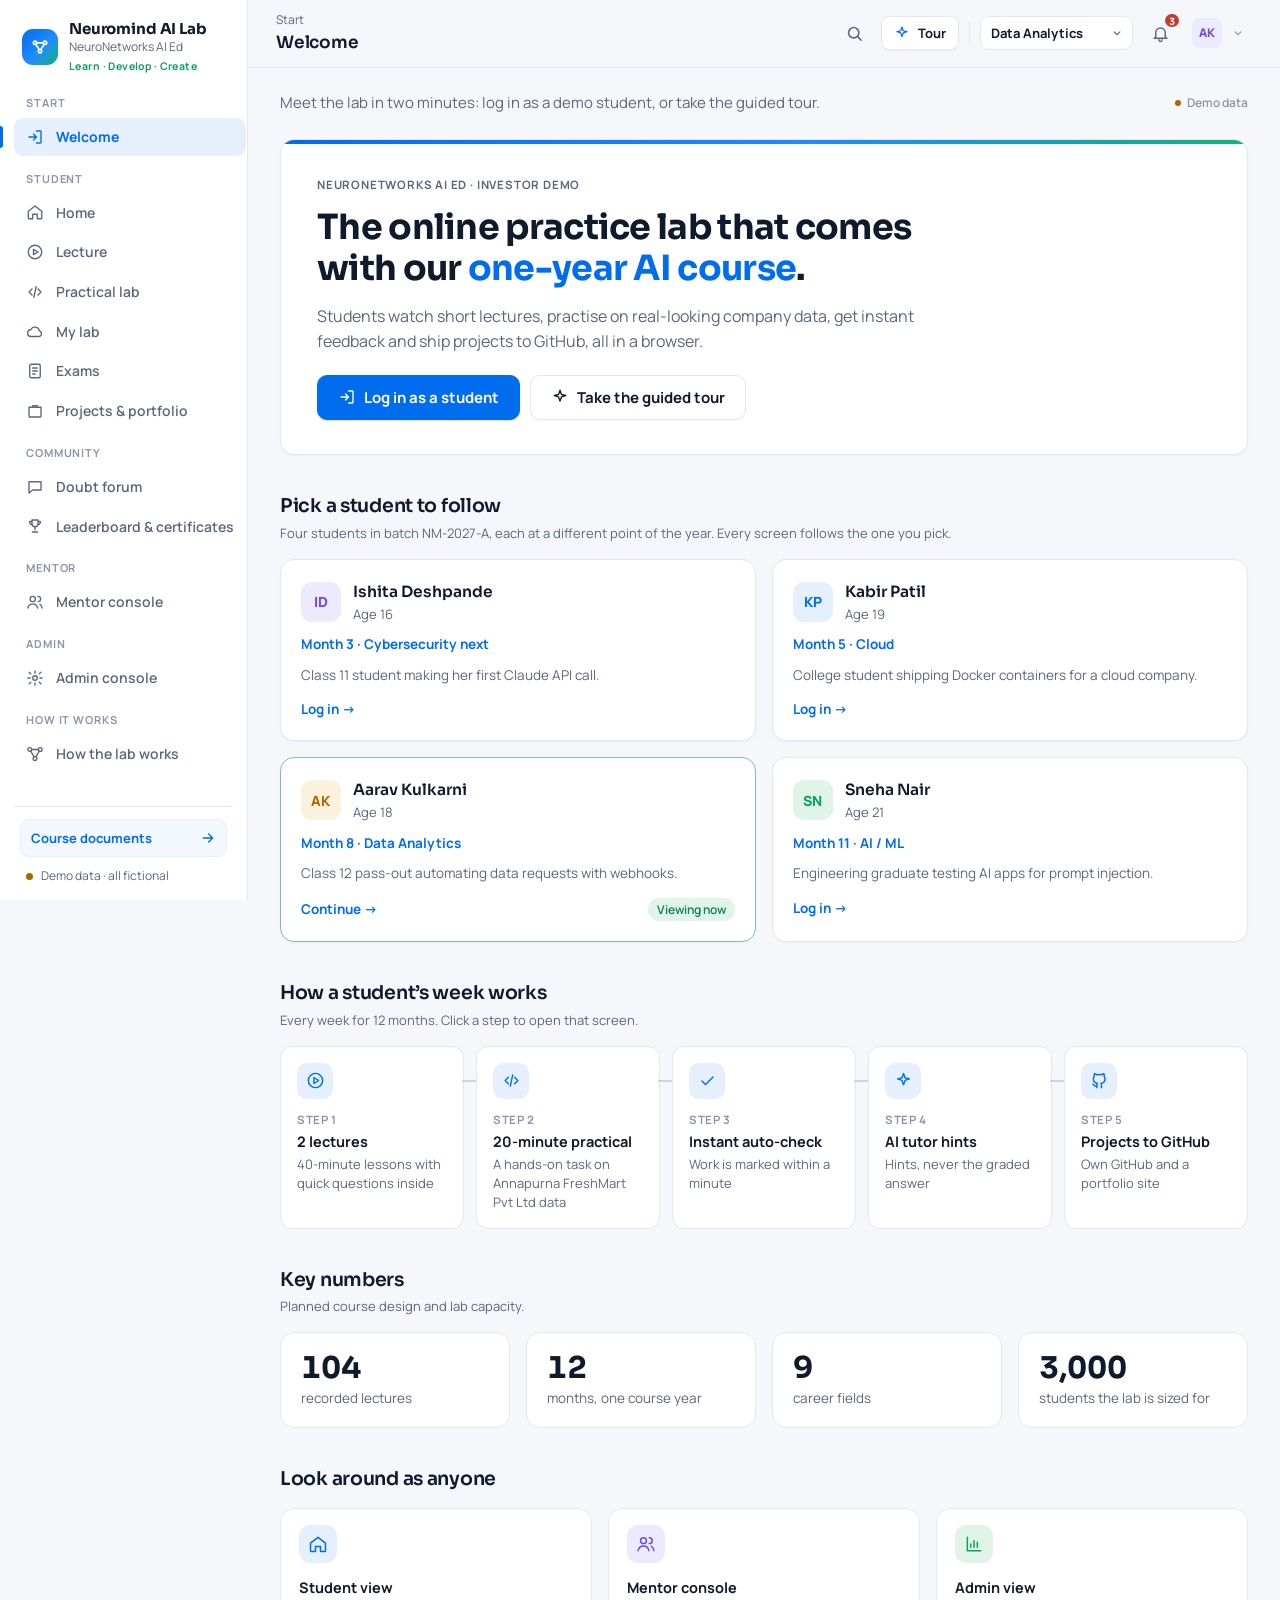
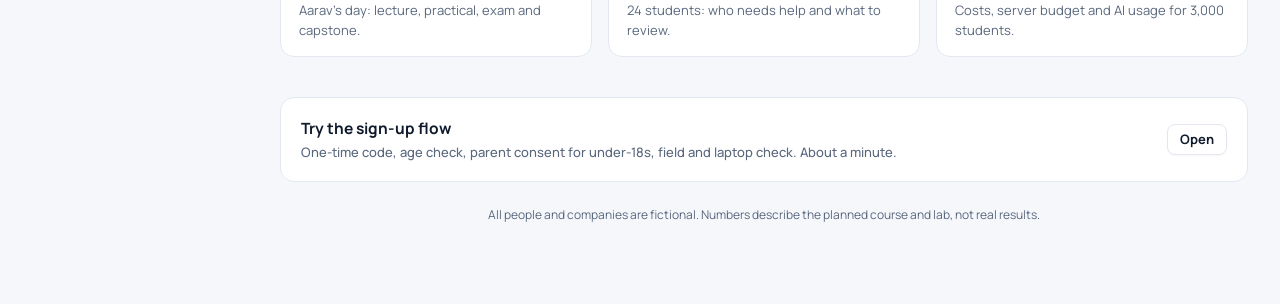
<file: index.html>
<!doctype html>
<html lang="en">
<head>
<meta charset="utf-8">
<meta name="viewport" content="width=device-width,initial-scale=1,viewport-fit=cover">
<meta name="robots" content="noindex,nofollow">
<meta name="description" content="Clickable demo of the Neuromind AI Lab by NeuroNetworks AI Ed. All people, companies and numbers are demo data.">
<meta name="theme-color" content="#006DEE">
<link rel="icon" href="data:image/svg+xml,%3Csvg xmlns=%22http://www.w3.org/2000/svg%22 viewBox=%220 0 24 24%22%3E%3Crect width=%2224%22 height=%2224%22 rx=%226%22 fill=%22%23006DEE%22/%3E%3Cg fill=%22none%22 stroke=%22%23fff%22 stroke-width=%222%22%3E%3Ccircle cx=%226%22 cy=%227%22 r=%222%22/%3E%3Ccircle cx=%2218%22 cy=%227%22 r=%222%22/%3E%3Ccircle cx=%2212%22 cy=%2217%22 r=%222%22/%3E%3Cpath d=%22M8 7h8M7 9l4 6M17 9l-4 6%22/%3E%3C/g%3E%3C/svg%3E">
<style>:root{color-scheme:light}body{margin:0;font:14px system-ui,-apple-system,sans-serif}img{max-width:100%}[hidden]{display:none!important}</style>
<title>Neuromind AI Lab Demo</title>
<link rel="preconnect" href="https://fonts.googleapis.com">
<link rel="preconnect" href="https://fonts.gstatic.com" crossorigin>
<link rel="stylesheet" href="https://fonts.googleapis.com/css2?family=Sora:wght@500;600;700&family=Manrope:wght@400;500;600;700;800&family=JetBrains+Mono:wght@400;500;700&display=swap">
<link rel="stylesheet" href="styles.css">
</head>
<body>

<div class="app" id="app">
  <aside class="side" id="side" aria-label="Main navigation">
    <a class="brand" href="#home" aria-label="Neuromind AI Lab home">
      <div class="brand-mark"><svg viewBox="0 0 24 24" fill="none" stroke="#fff" stroke-width="2" stroke-linecap="round" aria-hidden="true"><circle cx="6" cy="7" r="2"/><circle cx="18" cy="7" r="2"/><circle cx="12" cy="17" r="2"/><path d="M8 7h8M7 9l4 6M17 9l-4 6"/></svg></div>
      <div><b>Neuromind AI Lab</b><small>NeuroNetworks AI Ed</small><small class="tagline">Learn · Develop · Create</small></div>
    </a>
    <nav id="nav" class="side-nav" aria-label="Screens"></nav>
    <div class="side-foot">
      <a class="docs-link" href="docs/">Course documents <svg viewBox="0 0 24 24" fill="none" stroke="currentColor" stroke-width="2" stroke-linecap="round" stroke-linejoin="round" aria-hidden="true"><path d="M5 12h14M13 6l6 6-6 6"/></svg></a>
      <div class="demo-note" title="All people, companies and numbers are fictional"><span class="dot"></span>Demo data · all fictional</div>
    </div>
  </aside>
  <div class="side-backdrop" id="sideBackdrop"></div>
  <div class="main">
    <header class="topbar">
      <div class="top-left">
        <button class="icon-btn menu-btn" id="menuBtn" type="button" aria-label="Open menu" aria-controls="side" aria-expanded="false"><svg viewBox="0 0 24 24" fill="none" stroke="currentColor" stroke-width="2" stroke-linecap="round" aria-hidden="true"><path d="M4 7h16M4 12h16M4 17h16"/></svg></button>
        <div class="crumb"><small id="crumbGroup">Student view</small><strong id="crumbTitle">Home</strong></div>
      </div>
      <div class="top-tools">
        <button class="search-btn" id="searchBtn" type="button" title="Search (Ctrl K)" aria-label="Search screens, lectures and students" aria-keyshortcuts="Control+K Meta+K"><svg viewBox="0 0 24 24" fill="none" stroke="currentColor" stroke-width="2" stroke-linecap="round" aria-hidden="true"><circle cx="11" cy="11" r="6.5"/><path d="M16 16l4.5 4.5"/></svg><span class="lbl">Search</span><kbd id="searchKbd">Ctrl K</kbd></button>
        <button class="btn sm tour-btn" id="tourBtn" type="button" title="Take the guided tour" aria-label="Take the guided tour"><svg viewBox="0 0 24 24" fill="none" stroke="currentColor" stroke-width="1.8" stroke-linecap="round" stroke-linejoin="round" aria-hidden="true"><path d="M12 3l1.9 5.6L19.5 10l-5.6 1.9L12 17.5l-1.9-5.6L4.5 10l5.6-1.4z"/></svg><span class="tb-lbl">Tour</span></button>
        <span class="top-sep" aria-hidden="true"></span>
        <label class="field-pick" for="fieldSel"><span class="fp-lbl">Field</span> <select id="fieldSel" aria-label="Career field" title="Career field"></select></label>
        <button class="icon-btn" id="bellBtn" type="button" aria-label="Notifications" aria-haspopup="dialog" aria-expanded="false"><svg viewBox="0 0 24 24" fill="none" stroke="currentColor" stroke-width="1.8" stroke-linecap="round" stroke-linejoin="round" aria-hidden="true"><path d="M6 16V11a6 6 0 0 1 12 0v5l2 2H4z"/><path d="M10 20a2 2 0 0 0 4 0"/></svg><span class="badge" id="bellCount" hidden>0</span></button>
        <button class="who" id="roleBtn" type="button" aria-label="Switch view" aria-haspopup="menu" aria-expanded="false"><span class="avatar" id="whoAvatar">AK</span><span class="who-tx"><b id="whoName">Student</b><small id="whoRole">Student</small></span><svg class="caret" viewBox="0 0 24 24" fill="none" stroke="currentColor" stroke-width="2" stroke-linecap="round" aria-hidden="true"><path d="M7 10l5 5 5-5"/></svg></button>
      </div>
    </header>
    <main class="view" id="view"></main>
  </div>
</div>

<script src="modules/data.js"></script>
<script src="core.js"></script>
<script src="modules/welcome.js"></script>
<script src="modules/home.js"></script>
<script src="modules/lecture.js"></script>
<script src="modules/practical.js"></script>
<script src="modules/exam.js"></script>
<script src="modules/projects.js"></script>
<script src="modules/mentor.js"></script>
<script src="modules/workspace.js"></script>
<script src="modules/forum.js"></script>
<script src="modules/achievements.js"></script>
<script src="modules/admin.js"></script>
<script src="modules/flowmap.js"></script>
<script>
  if (document.readyState === 'loading') document.addEventListener('DOMContentLoaded', () => NM.boot()); else NM.boot();
</script>

</body>
</html>
</file>
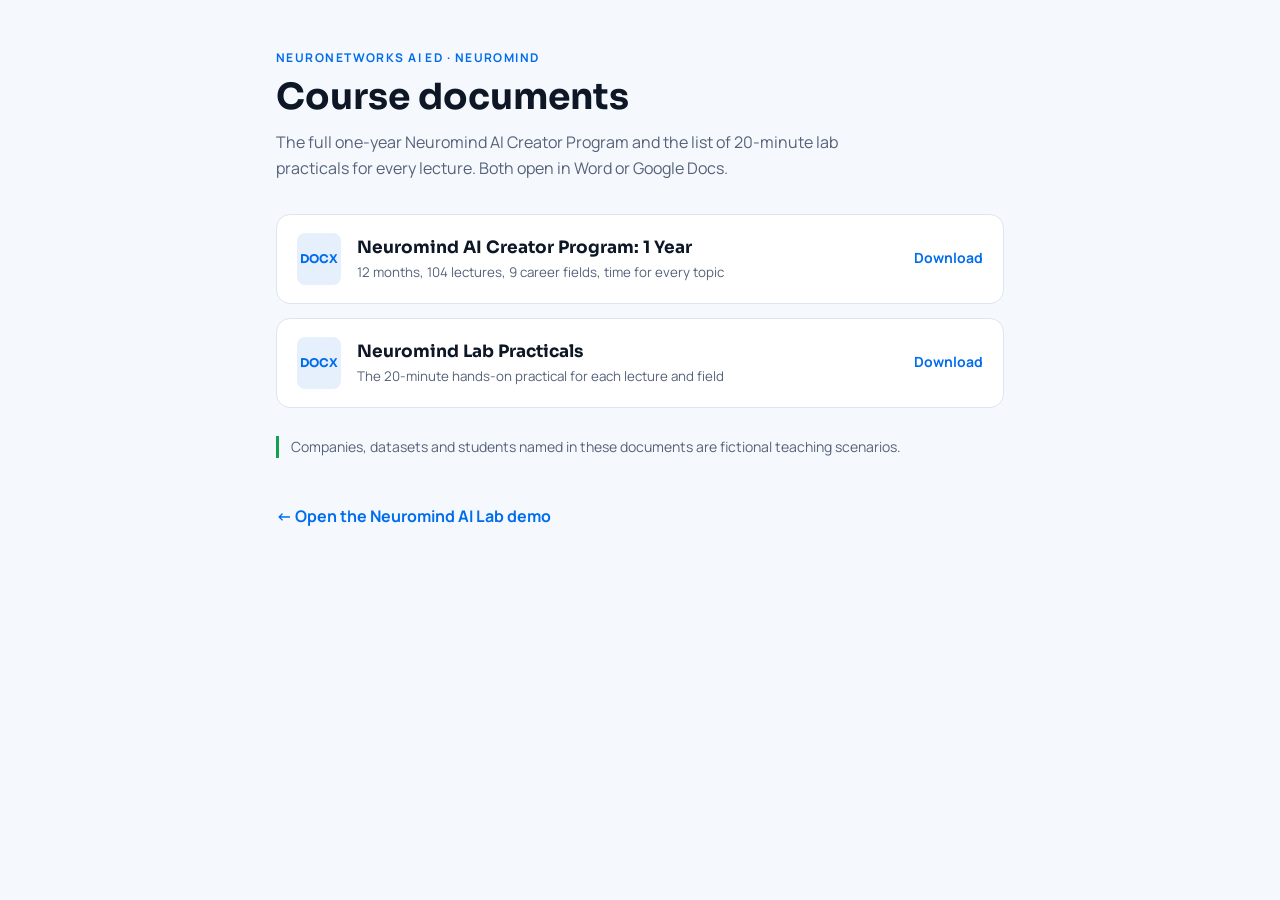
<file: docs/index.html>
<!doctype html>
<html lang="en">
<head>
<meta charset="utf-8">
<meta name="viewport" content="width=device-width,initial-scale=1,viewport-fit=cover">
<meta name="robots" content="noindex,nofollow">
<title>Neuromind Course Documents</title>
<link rel="icon" href="data:image/svg+xml,%3Csvg xmlns=%22http://www.w3.org/2000/svg%22 viewBox=%220 0 24 24%22%3E%3Crect width=%2224%22 height=%2224%22 rx=%226%22 fill=%22%23006DEE%22/%3E%3C/svg%3E">
<link rel="preconnect" href="https://fonts.googleapis.com">
<link rel="stylesheet" href="https://fonts.googleapis.com/css2?family=Sora:wght@600;700&family=Manrope:wght@400;500;700&display=swap">
<style>
:root{--bg:#f5f8fc;--surface:#fff;--fg:#0e1726;--muted:#56627a;--line:#dde5f0;--brand:#006DEE;--brand-soft:#e6f0fd;--green:#12a150;color-scheme:light}
@media (prefers-color-scheme:dark){:root:not([data-theme="light"]){--bg:#0b111c;--surface:#121a28;--fg:#e8eef8;--muted:#9aa8bf;--line:#223047;--brand:#4b9bff;--brand-soft:#132640;--green:#3ccf7f;color-scheme:dark}}
:root[data-theme="dark"]{--bg:#0b111c;--surface:#121a28;--fg:#e8eef8;--muted:#9aa8bf;--line:#223047;--brand:#4b9bff;--brand-soft:#132640;--green:#3ccf7f;color-scheme:dark}
*{box-sizing:border-box}
body{margin:0;background:var(--bg);color:var(--fg);font:16px/1.6 Manrope,system-ui,-apple-system,sans-serif}
.wrap{max-width:760px;margin:0 auto;padding-block:48px 64px;padding-left:max(16px,env(safe-area-inset-left,0px));padding-right:max(16px,env(safe-area-inset-right,0px))}
.eyebrow{font-size:12px;letter-spacing:.12em;text-transform:uppercase;color:var(--brand);font-weight:700}
h1{font-family:Sora,system-ui,sans-serif;font-size:clamp(26px,5vw,36px);line-height:1.2;margin:8px 0 12px;text-wrap:balance}
p.lead{color:var(--muted);margin:0 0 32px;max-width:62ch}
.list{display:grid;gap:14px}
.doc{display:flex;gap:16px;align-items:center;background:var(--surface);border:1px solid var(--line);border-radius:14px;padding:18px 20px;text-decoration:none;color:inherit;transition:border-color .15s}
.doc:hover{border-color:var(--brand)}
.ic{flex:none;width:44px;height:52px;border-radius:8px;background:var(--brand-soft);color:var(--brand);display:grid;place-items:center;font:700 12px Sora,sans-serif}
.doc div{min-width:0}
.doc b{display:block;font-family:Sora,sans-serif;font-size:17px}
.doc small{color:var(--muted);display:block}
.dl{margin-left:auto;flex:none;color:var(--brand);font-weight:700;font-size:14px}
.back{display:inline-block;margin-top:32px;color:var(--brand);font-weight:700;text-decoration:none}
.note{margin-top:28px;font-size:14px;color:var(--muted);border-left:3px solid var(--green);padding-left:12px}
@media (max-width:480px){.dl{display:none}}
</style>
</head>
<body>
<div class="wrap">
  <div class="eyebrow">NeuroNetworks AI Ed · Neuromind</div>
  <h1>Course documents</h1>
  <p class="lead">The full one-year Neuromind AI Creator Program and the list of 20-minute lab practicals for every lecture. Both open in Word or Google Docs.</p>
  <div class="list">
    <a class="doc" href="Neuromind-AI-Creator-Program-1-Year.docx" download>
      <span class="ic">DOCX</span>
      <div><b>Neuromind AI Creator Program: 1 Year</b><small>12 months, 104 lectures, 9 career fields, time for every topic</small></div>
      <span class="dl">Download</span>
    </a>
    <a class="doc" href="Neuromind-Lab-Practicals.docx" download>
      <span class="ic">DOCX</span>
      <div><b>Neuromind Lab Practicals</b><small>The 20-minute hands-on practical for each lecture and field</small></div>
      <span class="dl">Download</span>
    </a>
  </div>
  <p class="note">Companies, datasets and students named in these documents are fictional teaching scenarios.</p>
  <a class="back" href="../">&larr; Open the Neuromind AI Lab demo</a>
</div>
</body>
</html>
</file>
<file: styles.css>
/* Neuromind AI Lab demo — shared design system.
   Layout: app shell — left nav (off-canvas drawer on tablet/phone), a quiet top bar (search, tour, field, notifications, profile), one working view at a time.
   Brand: NeuroNetworks AI Ed blue (#006DEE) with a green accent, cool blue-tinted neutrals. Light theme only.
   Tokens and class names are only ever added, never renamed: every screen module depends on them. */
:root {
  --bg: #F5F7FB; --surface: #FFFFFF; --surface-2: #F1F4F9; --surface-3: #E7ECF4; --line: #E3E8F0; --line-strong: #CCD5E3;
  --fg: #0F1A2C; --muted: #59677D; --faint: #8A96AA;
  --brand: #006DEE; --brand-strong: #0057C2; --brand-soft: #E6F0FD; --brand-softer: #F3F8FE; --on-brand: #FFFFFF;
  --green: #0E9F63; --green-strong: #0A8150; --green-soft: #E0F4EA; --amber: #A86700; --amber-soft: #FBF1DD; --red: #C8392F; --red-soft: #FCE6E3;
  --violet: #6A4CE0; --violet-soft: #EEEAFD;
  --code-bg: #F6F8FC; --code-fg: #1A2B45; --code-muted: #6E7D93; --code-key: #0057C2; --code-str: #0A7A4B; --code-num: #A35C00;
  --brand-grad: linear-gradient(135deg, #006DEE 0%, #1F8BFF 55%, #12B37A 100%);
  --ring: color-mix(in srgb, var(--brand) 30%, transparent);
  --backdrop: rgba(15, 26, 44, .38);
  --shadow-xs: 0 1px 2px rgba(15, 30, 55, .04);
  --shadow: 0 1px 2px rgba(15, 30, 55, .03), 0 4px 16px rgba(15, 30, 55, .05);
  --shadow-lg: 0 2px 6px rgba(15, 30, 55, .05), 0 18px 44px rgba(15, 30, 55, .13);
  --radius: 14px; --radius-sm: 9px; --radius-lg: 18px; --radius-pill: 999px;
  --ease: cubic-bezier(.2, .7, .2, 1);
  --side-w: 248px;
  /* Spacing scale (use for gaps and padding) */
  --sp-1: 4px; --sp-2: 8px; --sp-3: 12px; --sp-4: 16px; --sp-5: 20px; --sp-6: 24px; --sp-7: 32px; --sp-8: 40px;
  --card-pad: 22px; --section-gap: 28px;
  /* Type scale */
  --fs-body: 15px; --fs-label: 13px; --fs-tiny: 12px;
  --display: "Sora", "Manrope", system-ui, sans-serif; --body: "Manrope", system-ui, -apple-system, "Segoe UI", sans-serif;
  --mono: "JetBrains Mono", ui-monospace, "SFMono-Regular", Menlo, Consolas, monospace;
}
:root { color-scheme: light }   /* Light theme only, by design: one calm, readable look for every viewer. */

* { box-sizing: border-box }
html, body { height: 100% }
body { margin: 0; background: var(--bg); color: var(--fg); font-family: var(--body); font-size: var(--fs-body); line-height: 1.55; -webkit-font-smoothing: antialiased; -moz-osx-font-smoothing: grayscale; text-rendering: optimizeLegibility }
h1, h2, h3, h4 { font-family: var(--display); line-height: 1.25; margin: 0; text-wrap: balance; letter-spacing: -.015em; font-weight: 600 }
h1 { font-size: 26px; font-weight: 700 } h2 { font-size: 19px } h3 { font-size: 16px } h4 { font-size: 14.5px }
p { margin: 0 }
a { color: var(--brand); text-underline-offset: 2px }
button, input, select, textarea { font: inherit; color: inherit }
:focus-visible { outline: 2px solid var(--brand); outline-offset: 2px; border-radius: 4px }
::selection { background: var(--brand-soft) }
code, kbd, pre { font-family: var(--mono); font-size: 13px }
kbd { font-size: 11px; font-weight: 600; padding: 1px 6px; border: 1px solid var(--line); border-bottom-width: 2px; border-radius: 5px; background: var(--surface); color: var(--muted) }
.num { font-variant-numeric: tabular-nums }
.sr-only { position: absolute; width: 1px; height: 1px; overflow: hidden; clip: rect(0 0 0 0); white-space: nowrap }

/* ---------- App shell ---------- */
.app { display: grid; grid-template-columns: var(--side-w) minmax(0, 1fr); min-height: 100% }
.side { background: var(--surface); border-right: 1px solid var(--line); padding: 18px 14px 14px; display: flex; flex-direction: column; gap: 18px; position: sticky; top: 0; height: 100vh; height: 100dvh; overflow-y: auto; z-index: 30; scrollbar-width: thin }
.brand { display: flex; align-items: center; gap: 11px; padding: 2px 8px; text-decoration: none; color: inherit; min-width: 0 }
.brand-mark { width: 36px; height: 36px; border-radius: 11px; background: var(--brand-grad); display: grid; place-items: center; flex: none }
.brand-mark svg { width: 20px; height: 20px }
.brand b { font-family: var(--display); font-size: 15px; font-weight: 700; display: block; line-height: 1.2; letter-spacing: -.01em }
.brand small { color: var(--muted); font-size: 12px; display: block }
.brand .tagline { color: var(--green); font-weight: 700; font-size: 10.5px; letter-spacing: .04em; margin-top: 1px }
.side-nav { display: grid; gap: 14px; align-content: start }
.nav-group { display: grid; gap: 2px }
.nav-group > span { font-size: 11px; font-weight: 700; letter-spacing: .08em; text-transform: uppercase; color: var(--faint); padding: 0 12px 5px }
.nav-btn { position: relative; display: flex; align-items: center; gap: 12px; width: 100%; text-align: left; background: none; border: 0; border-radius: var(--radius-sm); padding: 8px 12px; cursor: pointer; color: var(--muted); font-weight: 600; font-size: 14px; transition: background .15s, color .15s }
.nav-btn svg { width: 18px; height: 18px; flex: none; transition: color .15s }
.nav-btn span { min-width: 0; overflow: hidden; text-overflow: ellipsis; white-space: nowrap }
.nav-btn:hover { background: var(--surface-2); color: var(--fg) }
.nav-btn:active { background: var(--surface-3) }
.nav-btn[aria-current="page"] { background: var(--brand-soft); color: var(--brand); font-weight: 700 }
.nav-btn[aria-current="page"]::before { content: ""; position: absolute; left: -14px; top: 8px; bottom: 8px; width: 3px; border-radius: 0 3px 3px 0; background: var(--brand) }
.side-foot { margin-top: auto; font-size: 12px; color: var(--faint); padding: 12px 6px 0; border-top: 1px solid var(--line); display: grid; gap: 10px }
.side-foot .docs-link { display: flex; align-items: center; justify-content: space-between; gap: 8px; color: var(--brand); font-weight: 700; font-size: 13px; text-decoration: none; padding: 8px 10px; border-radius: var(--radius-sm); background: var(--brand-softer); border: 1px solid var(--brand-soft) }
.side-foot .docs-link:hover { background: var(--brand-soft) }
.side-foot .docs-link svg { width: 16px; height: 16px }
.side-foot .demo-note { display: flex; align-items: center; gap: 8px; padding: 0 6px; font-size: 12px; color: var(--muted) }
.side-foot .demo-note .dot { color: var(--amber); width: 7px; height: 7px }
.side-backdrop { display: none }

.main { min-width: 0; display: flex; flex-direction: column }
.topbar { position: sticky; top: 0; z-index: 20; background: color-mix(in srgb, var(--bg) 86%, transparent); -webkit-backdrop-filter: saturate(1.4) blur(12px); backdrop-filter: saturate(1.4) blur(12px);
  border-bottom: 1px solid var(--line); display: flex; flex-wrap: wrap; align-items: center; gap: 10px 16px; justify-content: space-between; min-height: 64px;
  padding-block: calc(11px + env(safe-area-inset-top, 0px)) 11px; padding-left: max(28px, env(safe-area-inset-left, 0px)); padding-right: max(28px, env(safe-area-inset-right, 0px)) }
.top-left { display: flex; align-items: center; gap: 10px; min-width: 0; flex: 1 1 200px }
.crumb { display: flex; flex-direction: column; min-width: 0 }
.crumb small { color: var(--muted); font-size: 12px; white-space: nowrap; overflow: hidden; text-overflow: ellipsis }
.crumb strong { font-family: var(--display); font-size: 17px; font-weight: 600; letter-spacing: -.01em; white-space: nowrap; overflow: hidden; text-overflow: ellipsis }
.top-tools { display: flex; align-items: center; gap: 8px; flex-wrap: nowrap; justify-content: flex-end; min-width: 0 }
.icon-btn { position: relative; width: 38px; height: 38px; display: inline-grid; place-items: center; border-radius: 10px; border: 1px solid transparent; background: transparent; color: var(--muted); cursor: pointer; flex: none; transition: border-color .15s, color .15s, background .15s }
.icon-btn svg { width: 19px; height: 19px }
.icon-btn:hover, .icon-btn[aria-expanded="true"] { color: var(--brand); background: var(--surface); border-color: var(--line) }
.menu-btn { display: none }
.badge { position: absolute; top: -3px; right: -3px; min-width: 17px; height: 17px; padding: 0 4px; border-radius: 99px; background: var(--red); color: #fff; font-size: 10px; font-weight: 800; display: grid; place-items: center; border: 2px solid var(--bg); font-variant-numeric: tabular-nums }
/* Search is an icon button; Ctrl K / Cmd K and "/" still open it. */
.search-btn { position: relative; width: 38px; height: 38px; display: inline-grid; place-items: center; padding: 0; border-radius: 10px; border: 1px solid transparent; background: transparent; color: var(--muted); cursor: pointer; flex: none; transition: border-color .15s, color .15s, background .15s }
.search-btn svg { width: 19px; height: 19px; color: currentColor }
.search-btn .lbl, .search-btn kbd { display: none }
.search-btn:hover { color: var(--brand); background: var(--surface); border-color: var(--line) }
.tour-btn { height: 34px; padding: 0 12px; font-size: 13px; box-shadow: none }
.tour-btn svg { width: 15px; height: 15px; color: var(--brand) }
.top-sep { width: 1px; height: 22px; background: var(--line); flex: none; margin: 0 2px }
.field-pick { display: flex; align-items: center; gap: 6px; background: transparent; border: 0; height: 38px; padding: 0; font-size: 12.5px; color: var(--muted); font-weight: 600; min-width: 0 }
.field-pick .fp-lbl { white-space: nowrap }
.field-pick select { border: 1px solid var(--line); background-color: var(--surface); color: var(--fg); font-weight: 700; border-radius: 9px; padding: 6px 28px 6px 10px; cursor: pointer; max-width: 170px; font-size: 13px; height: 34px;
  -webkit-appearance: none; appearance: none; background-image: url("data:image/svg+xml,%3Csvg xmlns='http://www.w3.org/2000/svg' viewBox='0 0 24 24' fill='none' stroke='%2359677D' stroke-width='2' stroke-linecap='round'%3E%3Cpath d='M7 10l5 5 5-5'/%3E%3C/svg%3E"); background-repeat: no-repeat; background-position: right 8px center; background-size: 14px; text-overflow: ellipsis }
.field-pick select:hover { border-color: var(--line-strong) }
.field-pick:focus-within select { border-color: var(--brand); box-shadow: 0 0 0 3px var(--ring) }
.who { display: flex; align-items: center; gap: 9px; font-size: 13px; background: transparent; border: 1px solid transparent; border-radius: 10px; height: 40px; padding: 0 6px 0 4px; cursor: pointer; min-width: 0; transition: border-color .15s, background .15s }
.who:hover, .who[aria-expanded="true"] { border-color: var(--line); background: var(--surface) }
.who .who-tx { display: grid; line-height: 1.2; text-align: left; min-width: 0 }
.who .who-tx b, .who #whoName { font-weight: 700; font-size: 13px; white-space: nowrap; overflow: hidden; text-overflow: ellipsis; max-width: 140px }
.who .who-tx small { font-size: 11.5px; color: var(--muted) }
.who .caret { width: 14px; height: 14px; color: var(--faint) }
.avatar { width: 30px; height: 30px; border-radius: 8px; background: var(--violet-soft); color: var(--violet); display: grid; place-items: center; font-weight: 800; font-size: 12px; flex: none; letter-spacing: .02em }
.avatar.role-mentor { background: var(--green-soft); color: var(--green) }
.avatar.role-admin { background: var(--amber-soft); color: var(--amber) }
.view { padding-block: 28px 80px; padding-left: max(32px, env(safe-area-inset-left, 0px)); padding-right: max(32px, env(safe-area-inset-right, 0px)); display: grid; gap: var(--section-gap); align-content: start; min-width: 0; width: 100%; max-width: 1440px; margin-inline: auto }
.view > * { animation: nm-view .32s var(--ease) backwards }
@keyframes nm-view { from { opacity: 0; transform: translateY(6px) } }
/* Small "Demo data" marker. Show it once per screen. */
.demo-tag { display: inline-flex; align-items: center; gap: 6px; font-size: 11.5px; font-weight: 700; letter-spacing: .02em; color: var(--amber); background: var(--amber-soft); padding: 2px 9px; border-radius: 99px; white-space: nowrap }

/* Popovers from the top bar (positioned by core) */
.pop { position: fixed; z-index: 60; width: 340px; max-width: calc(100vw - 24px); background: var(--surface); border: 1px solid var(--line); border-radius: var(--radius); box-shadow: var(--shadow-lg); padding: 8px; display: grid; gap: 2px; animation: nm-pop .16s var(--ease) }
@keyframes nm-pop { from { opacity: 0; transform: translateY(-4px) scale(.98) } }
.pop-head { display: flex; align-items: center; justify-content: space-between; gap: 8px; padding: 8px 10px 6px }
.pop-head b { font-family: var(--display); font-size: 14px; font-weight: 600 }
.pop-item { display: flex; align-items: center; gap: 10px; width: 100%; text-align: left; background: none; border: 0; padding: 9px 10px; border-radius: var(--radius-sm); cursor: pointer; font-size: 13.5px; color: var(--fg); min-width: 0 }
.pop-item:hover, .pop-item:focus-visible { background: var(--surface-2); outline: none }
.pop-item svg { width: 17px; height: 17px; color: var(--muted); flex: none }
.pop-item .tx { flex: 1; min-width: 0; display: grid }
.pop-item .tx small { color: var(--muted); font-size: 12px; white-space: nowrap; overflow: hidden; text-overflow: ellipsis }
.pop-item[aria-checked="true"] { color: var(--brand); font-weight: 700 }
.pop-item[aria-checked="true"] svg { color: var(--brand) }
.pop-item .tick { margin-left: auto; color: var(--brand) }
.pop-sep { height: 1px; background: var(--line); margin: 6px 6px }
.notif-list { max-height: min(420px, 60vh); overflow-y: auto; display: grid; gap: 2px }
.notif { display: grid; grid-template-columns: 10px minmax(0, 1fr); gap: 10px; text-align: left; background: none; border: 0; border-radius: var(--radius-sm); padding: 10px; cursor: pointer; width: 100% }
.notif:hover { background: var(--surface-2) }
.notif .nd { width: 8px; height: 8px; border-radius: 50%; margin-top: 6px; background: transparent }
.notif.unread .nd { background: var(--brand) }
.notif b { font-size: 13.5px; display: block; line-height: 1.35 }
.notif.unread b { font-weight: 700 }
.notif:not(.unread) b { font-weight: 600; color: var(--muted) }
.notif p { font-size: 12.5px; color: var(--muted); margin-top: 2px; line-height: 1.45; display: -webkit-box; -webkit-line-clamp: 2; -webkit-box-orient: vertical; overflow: hidden }
.notif time { font-size: 11px; color: var(--faint); display: block; margin-top: 3px }

/* Command palette */
.cmdk-back { position: fixed; inset: 0; background: var(--backdrop); z-index: 70; display: flex; justify-content: center; align-items: flex-start; padding: max(10vh, 16px) 16px 16px; animation: nm-fade .15s ease }
.cmdk { width: 100%; max-width: 620px; background: var(--surface); border: 1px solid var(--line); border-radius: var(--radius-lg); box-shadow: var(--shadow-lg); overflow: hidden; display: flex; flex-direction: column; max-height: min(560px, 80vh); animation: nm-rise .2s var(--ease) }
.cmdk-in { display: flex; align-items: center; gap: 10px; padding: 14px 16px; border-bottom: 1px solid var(--line) }
.cmdk-in svg { width: 19px; height: 19px; color: var(--muted); flex: none }
.cmdk-in input { flex: 1; min-width: 0; border: 0; background: none; font-size: 16px; outline: none; color: var(--fg) }
.cmdk-in input::placeholder { color: var(--faint) }
.cmdk-list { overflow-y: auto; padding: 6px; flex: 1; min-height: 0 }
.cmdk-group { font-size: 11px; font-weight: 700; letter-spacing: .08em; text-transform: uppercase; color: var(--faint); padding: 10px 10px 4px }
.cmdk-item { display: flex; align-items: center; gap: 11px; width: 100%; text-align: left; border: 0; background: none; border-radius: var(--radius-sm); padding: 9px 10px; cursor: pointer; min-width: 0 }
.cmdk-item .ci { width: 30px; height: 30px; border-radius: 8px; background: var(--surface-2); color: var(--muted); display: grid; place-items: center; flex: none }
.cmdk-item .ci svg { width: 16px; height: 16px }
.cmdk-item .tx { flex: 1; min-width: 0; display: grid }
.cmdk-item .tx b { font-size: 14px; font-weight: 600; white-space: nowrap; overflow: hidden; text-overflow: ellipsis }
.cmdk-item .tx small { font-size: 12px; color: var(--muted); white-space: nowrap; overflow: hidden; text-overflow: ellipsis }
.cmdk-item .go { font-size: 11.5px; color: var(--faint); flex: none }
.cmdk-item[aria-selected="true"] { background: var(--brand-soft) }
.cmdk-item[aria-selected="true"] .ci { background: var(--brand); color: var(--on-brand) }
.cmdk-item[aria-selected="true"] .go { color: var(--brand) }
.cmdk-foot { display: flex; gap: 14px; flex-wrap: wrap; padding: 9px 16px; border-top: 1px solid var(--line); font-size: 12px; color: var(--faint); background: var(--surface-2) }
.cmdk-foot span { display: inline-flex; gap: 5px; align-items: center }

/* Guided tour */
.tour-layer { position: fixed; inset: 0; z-index: 80 }
.tour-spot { position: fixed; border-radius: 12px; box-shadow: 0 0 0 9999px var(--backdrop), 0 0 0 2px var(--brand); pointer-events: none; transition: top .3s var(--ease), left .3s var(--ease), width .3s var(--ease), height .3s var(--ease); z-index: 81 }
.tour-spot.none { top: 50% !important; left: 50% !important; width: 0 !important; height: 0 !important; box-shadow: 0 0 0 9999px var(--backdrop) }
.tour-bubble { position: fixed; z-index: 82; width: 360px; max-width: calc(100vw - 24px); background: var(--surface); color: var(--fg); border: 1px solid var(--line); border-radius: var(--radius); box-shadow: var(--shadow-lg); padding: 18px 18px 16px; display: grid; gap: 10px; transition: top .3s var(--ease), left .3s var(--ease) }
.tour-bubble .tb-top { display: flex; align-items: center; justify-content: space-between; gap: 10px }
.tour-bubble .tb-step { font-size: 11.5px; font-weight: 700; letter-spacing: .06em; text-transform: uppercase; color: var(--brand) }
.tour-bubble h3 { font-size: 16.5px }
.tour-bubble p { font-size: 14px; color: var(--muted); line-height: 1.55 }
.tour-bubble .tb-dots { display: flex; gap: 4px; flex-wrap: wrap }
.tour-bubble .tb-dots i { width: 6px; height: 6px; border-radius: 50%; background: var(--line-strong) }
.tour-bubble .tb-dots i.on { background: var(--brand); width: 16px; border-radius: 99px }
.tour-bubble .tb-acts { display: flex; align-items: center; justify-content: space-between; gap: 8px; flex-wrap: wrap; margin-top: 2px }
.tour-bubble .tb-acts .row { gap: 8px }

/* ---------- Shared components (modules use these) ---------- */
.card { background: var(--surface); border: 1px solid var(--line); border-radius: var(--radius); padding: var(--card-pad); min-width: 0; box-shadow: var(--shadow-xs) }
.card.flat { box-shadow: none } .card.raised { box-shadow: var(--shadow) }
.card-head { display: flex; justify-content: space-between; align-items: start; gap: 12px; margin-bottom: 16px; flex-wrap: wrap }
.card-head > * { min-width: 0 }
.card-head h2, .card-head h3 { line-height: 1.3 }
.eyebrow { font-size: 11.5px; font-weight: 700; letter-spacing: .07em; text-transform: uppercase; color: var(--muted) }
.muted { color: var(--muted) } .small { font-size: var(--fs-label) } .tiny { font-size: var(--fs-tiny) }
.row { display: flex; gap: 12px; align-items: center; flex-wrap: wrap }
.stack { display: grid; gap: 14px }
.grid-2 { display: grid; grid-template-columns: repeat(2, minmax(0, 1fr)); gap: 20px }
.grid-3 { display: grid; grid-template-columns: repeat(3, minmax(0, 1fr)); gap: 20px }
.grid-4 { display: grid; grid-template-columns: repeat(4, minmax(0, 1fr)); gap: 16px }
.btn { display: inline-flex; align-items: center; justify-content: center; gap: 8px; border: 1px solid var(--line); background: var(--surface); color: var(--fg); border-radius: var(--radius-sm); padding: 9px 16px; font-weight: 700; font-size: 14px; line-height: 1.3; cursor: pointer; white-space: nowrap; box-shadow: var(--shadow-xs); transition: background .15s, border-color .15s, color .15s, box-shadow .15s, transform .1s; text-decoration: none }
.btn:hover { border-color: color-mix(in srgb, var(--brand) 40%, var(--line)); color: var(--brand); background: var(--brand-softer) }
.btn:active { transform: translateY(1px) }
.btn:focus-visible { outline: none; box-shadow: 0 0 0 3px var(--ring); border-color: var(--brand) }
.btn.primary { background: var(--brand); border-color: var(--brand); color: var(--on-brand); box-shadow: 0 1px 2px rgba(0, 40, 100, .14) }
.btn.primary:hover { background: var(--brand-strong); border-color: var(--brand-strong); color: var(--on-brand) }
.btn.success { background: var(--green); border-color: var(--green); color: #fff }
.btn.success:hover { background: var(--green-strong); border-color: var(--green-strong); color: #fff }
.btn.ghost { background: transparent; border-color: transparent; box-shadow: none }
.btn.ghost:hover { background: var(--surface-2); border-color: transparent }
.btn.sm { padding: 6px 12px; font-size: 13px; border-radius: 8px }
.btn:disabled, .btn[aria-disabled="true"] { opacity: .5; cursor: not-allowed; transform: none }
.btn svg { width: 16px; height: 16px; flex: none }
/* Pills: small, quiet status labels. Max one per item. */
.pill { display: inline-flex; align-items: center; gap: 6px; font-size: 12px; font-weight: 600; padding: 2px 9px; border-radius: 99px; background: var(--surface-2); color: var(--muted); white-space: nowrap; line-height: 1.6 }
.pill svg { width: 13px; height: 13px }
.pill .dot { width: 6px; height: 6px }
.pill.blue { background: var(--brand-soft); color: var(--brand) } .pill.green { background: var(--green-soft); color: var(--green-strong) }
.pill.amber { background: var(--amber-soft); color: var(--amber) } .pill.red { background: var(--red-soft); color: var(--red) }
.pill.violet { background: var(--violet-soft); color: var(--violet) }
.dot { width: 8px; height: 8px; border-radius: 50%; background: currentColor; display: inline-block; flex: none }
.progress { height: 6px; background: var(--surface-3); border-radius: 99px; overflow: hidden }
.progress > i { display: block; height: 100%; background: var(--brand); border-radius: inherit; transition: width .6s var(--ease) }
.progress.green > i { background: var(--green) }
.stat { display: grid; gap: 2px; min-width: 0 }
.stat b { font-family: var(--display); font-size: 24px; font-weight: 700; letter-spacing: -.02em; font-variant-numeric: tabular-nums; line-height: 1.2 }
.stat span { color: var(--muted); font-size: var(--fs-label) }
.table-wrap { overflow-x: auto; border: 1px solid var(--line); border-radius: var(--radius); background: var(--surface) }
table { width: 100%; border-collapse: collapse; font-size: 14px; background: var(--surface) }
th { text-align: left; font-size: 12px; font-weight: 700; letter-spacing: .04em; text-transform: uppercase; color: var(--muted); background: var(--surface-2); padding: 10px 14px; white-space: nowrap; border-bottom: 1px solid var(--line) }
td { padding: 12px 14px; border-top: 1px solid var(--line); vertical-align: middle }
tbody tr:first-child td { border-top: 0 }
tr.clickable { cursor: pointer } tr.clickable:hover td { background: var(--brand-softer) }
.code { background: var(--code-bg); color: var(--code-fg); border-radius: var(--radius-sm); padding: 14px 16px; overflow-x: auto; font-family: var(--mono); font-size: 13px; line-height: 1.65; white-space: pre; border: 1px solid var(--line) }
.code .k { color: var(--code-key) } .code .s { color: var(--code-str) } .code .n { color: var(--code-num) } .code .c { color: var(--code-muted) }
.term { background: var(--code-bg); color: var(--code-fg); border: 1px solid var(--line); border-radius: var(--radius-sm); padding: 12px 14px; font-family: var(--mono); font-size: 12.5px; line-height: 1.6; min-height: 120px; overflow: auto; white-space: pre-wrap }
.term .ok { color: var(--code-str) } .term .bad { color: var(--red) } .term .dim { color: var(--code-muted) }
.check { display: flex; gap: 10px; align-items: start; padding: 10px 0; border-top: 1px solid var(--line); font-size: 14px }
.check:first-child { border-top: 0 }
.check .ic { width: 20px; height: 20px; border-radius: 50%; display: grid; place-items: center; flex: none; font-size: 12px; font-weight: 800 }
.check.pass .ic { background: var(--green-soft); color: var(--green) } .check.fail .ic { background: var(--red-soft); color: var(--red) }
.check.wait .ic { background: var(--surface-2); color: var(--faint) } .check.run .ic { background: var(--brand-soft); color: var(--brand) }
.tabs { display: flex; gap: 4px; border-bottom: 1px solid var(--line); overflow-x: auto; scrollbar-width: none }
.tabs::-webkit-scrollbar { display: none }
.tab { position: relative; background: none; border: 0; border-bottom: 2px solid transparent; margin-bottom: -1px; padding: 10px 14px; font-weight: 600; font-size: 14px; color: var(--muted); cursor: pointer; white-space: nowrap; border-radius: 8px 8px 0 0; transition: color .15s, background .15s }
.tab:hover { color: var(--fg); background: var(--surface-2) }
.tab[aria-selected="true"] { color: var(--brand); border-color: var(--brand); font-weight: 700 }
.empty { color: var(--muted); text-align: center; padding: 28px 12px; font-size: 14px }
.note { font-size: var(--fs-label); color: var(--muted); background: var(--surface-2); border-radius: var(--radius-sm); padding: 10px 14px; line-height: 1.5 }
.callout { border: 1px solid var(--line); border-left: 3px solid var(--brand); border-radius: var(--radius-sm); padding: 12px 16px; background: var(--brand-softer); line-height: 1.5 }
.field-input { width: 100%; border: 1px solid var(--line); background: var(--surface); border-radius: var(--radius-sm); padding: 9px 12px; transition: border-color .15s, box-shadow .15s }
.field-input:hover { border-color: var(--line-strong) }
.field-input:focus { outline: none; border-color: var(--brand); box-shadow: 0 0 0 3px var(--ring) }
.spin { width: 14px; height: 14px; border-radius: 50%; border: 2px solid currentColor; border-right-color: transparent; display: inline-block; animation: nm-spin .8s linear infinite; flex: none }
@keyframes nm-spin { to { transform: rotate(360deg) } }
@keyframes nm-fade { from { opacity: 0 } }
@keyframes nm-rise { from { opacity: 0; transform: translateY(10px) scale(.98) } }

/* Screen purpose line: one plain sentence at the top of every screen (+ optional "Demo data" marker). */
.screen-intro { display: flex; align-items: center; justify-content: space-between; gap: 8px 16px; flex-wrap: wrap; color: var(--muted); font-size: 15px; line-height: 1.5; min-width: 0; margin: -4px 0 -8px }
.screen-intro > p, .screen-intro > span:first-child { min-width: 0; max-width: 72ch }
.screen-intro .demo-flag, .demo-flag { font-size: 12px; color: var(--faint); font-weight: 600; white-space: nowrap; display: inline-flex; align-items: center; gap: 6px }
.demo-flag::before { content: ""; width: 6px; height: 6px; border-radius: 50%; background: var(--amber); flex: none }

/* Text link-button: "Show all (12)", "View details", "Read more" */
.more-link { display: inline-flex; align-items: center; gap: 4px; background: none; border: 0; padding: 2px 0; color: var(--brand); font-weight: 700; font-size: 13.5px; cursor: pointer; text-decoration: none; border-radius: 4px; white-space: nowrap }
.more-link::after { content: "\2192"; font-weight: 600; transition: transform .15s }
.more-link.no-arrow::after { content: none }
.more-link:hover { color: var(--brand-strong); text-decoration: underline; text-underline-offset: 3px }
.more-link:hover::after { transform: translateX(2px) }
.more-link:disabled { color: var(--faint); cursor: default; text-decoration: none }

/* Expander: <details class="details"><summary>Details</summary>…</details> */
.details { border: 1px solid var(--line); border-radius: var(--radius); background: var(--surface); min-width: 0 }
.details > summary { list-style: none; display: flex; align-items: center; justify-content: space-between; gap: 12px; padding: 14px 18px; cursor: pointer; font-weight: 700; font-size: 14.5px; color: var(--fg); border-radius: var(--radius); user-select: none }
.details > summary::-webkit-details-marker { display: none }
.details > summary::after { content: ""; width: 9px; height: 9px; border-right: 2px solid var(--muted); border-bottom: 2px solid var(--muted); transform: rotate(45deg) translateY(-2px); transition: transform .2s var(--ease); flex: none }
.details[open] > summary::after { transform: rotate(-135deg) translateY(-2px) }
.details > summary:hover { background: var(--surface-2) }
.details > summary small { font-weight: 500; color: var(--muted); font-size: 13px }
.details[open] > summary { border-bottom: 1px solid var(--line); border-radius: var(--radius) var(--radius) 0 0 }
.details > .details-body { padding: 18px }
.details.plain { border: 0; background: none }
.details.plain > summary { padding: 6px 0; color: var(--brand); font-size: 13.5px; justify-content: flex-start }
.details.plain > summary:hover { background: none; text-decoration: underline }
.details.plain[open] > summary { border-bottom: 0 }
.details.plain > .details-body { padding: 8px 0 0 }

/* Compact selector: replaces long tab rows. Prev / current / next + "All".
   <div class="selector"><button class="sel-btn">‹</button><button class="sel-current">Lecture 65 …</button><button class="sel-btn">›</button><button class="sel-all">All</button></div> */
.selector { display: inline-flex; align-items: center; gap: 4px; max-width: 100%; min-width: 0; padding: 3px; border: 1px solid var(--line); border-radius: 10px; background: var(--surface) }
.selector .sel-btn { width: 32px; height: 32px; flex: none; display: grid; place-items: center; border: 0; border-radius: 8px; background: none; color: var(--muted); cursor: pointer; font-size: 16px; font-weight: 700 }
.selector .sel-btn svg { width: 16px; height: 16px }
.selector .sel-btn:hover:not(:disabled) { background: var(--surface-2); color: var(--brand) }
.selector .sel-btn:disabled { opacity: .4; cursor: default }
.selector .sel-current { flex: 1 1 auto; min-width: 0; border: 0; background: var(--surface-2); border-radius: 8px; padding: 6px 12px; font-weight: 700; font-size: 13.5px; color: var(--fg); cursor: pointer; white-space: nowrap; overflow: hidden; text-overflow: ellipsis; text-align: left }
.selector .sel-current:hover { background: var(--brand-softer); color: var(--brand) }
.selector .sel-all { border: 0; background: none; color: var(--brand); font-weight: 700; font-size: 13px; padding: 6px 10px; border-radius: 8px; cursor: pointer; flex: none }
.selector .sel-all:hover { background: var(--brand-softer) }
.select-compact, select.field-input { -webkit-appearance: none; appearance: none; padding-right: 32px; cursor: pointer; text-overflow: ellipsis;
  background-image: url("data:image/svg+xml,%3Csvg xmlns='http://www.w3.org/2000/svg' viewBox='0 0 24 24' fill='none' stroke='%2359677D' stroke-width='2' stroke-linecap='round'%3E%3Cpath d='M7 10l5 5 5-5'/%3E%3C/svg%3E"); background-repeat: no-repeat; background-position: right 10px center; background-size: 14px }
.select-compact { border: 1px solid var(--line); background-color: var(--surface); border-radius: var(--radius-sm); padding: 7px 32px 7px 12px; font-weight: 600; font-size: 13.5px; max-width: 100%; min-width: 0 }
.select-compact:focus { outline: none; border-color: var(--brand); box-shadow: 0 0 0 3px var(--ring) }

/* Simple list rows: title + one short sub-line */
.list-row { display: flex; align-items: center; gap: 12px; width: 100%; min-width: 0; text-align: left; background: none; border: 0; border-top: 1px solid var(--line); padding: 12px 2px; color: var(--fg); font: inherit; cursor: pointer }
.list-row:first-child { border-top: 0 }
.list-row .lr-tx { flex: 1; min-width: 0; display: grid; gap: 1px }
.list-row .lr-tx b { font-size: 14px; font-weight: 700; white-space: nowrap; overflow: hidden; text-overflow: ellipsis }
.list-row .lr-tx span { font-size: 13px; color: var(--muted); white-space: nowrap; overflow: hidden; text-overflow: ellipsis }
.list-row:hover .lr-tx b { color: var(--brand) }

/* Toasts */
.toasts { position: fixed; right: max(16px, env(safe-area-inset-right, 0px)); bottom: calc(16px + env(safe-area-inset-bottom, 0px)); display: grid; gap: 8px; z-index: 90; max-width: min(380px, calc(100vw - 32px)) }
.toast { position: relative; background: var(--surface); color: var(--fg); border: 1px solid var(--line); border-radius: var(--radius-sm); padding: 11px 14px 11px 32px; font-size: 14px; font-weight: 600; box-shadow: var(--shadow-lg); display: flex; gap: 10px; align-items: center; animation: nm-in .28s var(--ease) }
.toast::before { content: ""; position: absolute; left: 13px; top: 50%; width: 9px; height: 9px; margin-top: -4.5px; border-radius: 50%; background: var(--brand) }
.toast.green::before { background: var(--green) } .toast.amber::before { background: var(--amber) } .toast.red::before { background: var(--red) }
.toast.green { border-color: color-mix(in srgb, var(--green) 35%, var(--line)) } .toast.amber { border-color: color-mix(in srgb, var(--amber) 35%, var(--line)) } .toast.red { border-color: color-mix(in srgb, var(--red) 35%, var(--line)) }
@keyframes nm-in { from { transform: translateY(10px); opacity: 0 } }

/* Modal */
.modal-back { position: fixed; inset: 0; background: var(--backdrop); display: grid; place-items: center; z-index: 75; padding: 16px; animation: nm-fade .18s ease; -webkit-backdrop-filter: blur(2px); backdrop-filter: blur(2px) }
.modal { background: var(--surface); color: var(--fg); border: 1px solid var(--line); border-radius: var(--radius-lg); max-width: 560px; width: 100%; padding: 26px; box-shadow: var(--shadow-lg); max-height: calc(100vh - 32px); max-height: calc(100dvh - 32px); overflow: auto; display: grid; gap: 16px; animation: nm-rise .24s var(--ease) }

/* ---------- Home ---------- */
.hero-strip { display: grid; grid-template-columns: minmax(0, 1.6fr) minmax(0, 1fr); gap: 20px; align-items: stretch }
.today { display: grid; gap: 16px; position: relative; overflow: hidden }
.today-steps { display: grid; gap: 8px }
.today-step { display: flex; align-items: center; gap: 12px; padding: 12px 14px; border: 1px solid var(--line); border-radius: 11px; background: var(--surface); cursor: pointer; text-align: left; width: 100%; color: var(--fg); transition: border-color .15s, background .15s, transform .1s }
.today-step:hover { border-color: color-mix(in srgb, var(--brand) 45%, var(--line)); background: var(--brand-softer) }
.today-step:active { transform: translateY(1px) }
.today-step .ix { width: 34px; height: 34px; border-radius: 9px; display: grid; place-items: center; background: var(--brand-soft); color: var(--brand); flex: none }
.today-step .ix svg { width: 18px; height: 18px }
.today-step .tx { flex: 1; min-width: 0 }
.today-step .tx b { display: block; font-size: 14px; font-weight: 700 }
.today-step .tx span { font-size: 13px; color: var(--muted) }
.lb li { display: grid; grid-template-columns: 26px 1fr auto; gap: 10px; align-items: center; padding: 8px 0; border-top: 1px solid var(--line); font-size: 14px }
.lb li:first-child { border-top: 0 }
.lb li.me { color: var(--brand); font-weight: 700 }
.lb ol { list-style: none; margin: 0; padding: 0 }
.forum-item { display: grid; gap: 4px; padding: 12px 0; border-top: 1px solid var(--line) }
.forum-item:first-child { border-top: 0 }
.ai-badge { font-size: 11px; font-weight: 700; letter-spacing: .02em; color: var(--violet); background: var(--violet-soft); padding: 1px 7px; border-radius: 99px }
.months { display: grid; grid-template-columns: repeat(12, minmax(0, 1fr)); gap: 6px }
.months i, .months button { height: 32px; border-radius: 7px; background: var(--surface-2); display: grid; place-items: center; font-style: normal; font-size: 11.5px; font-weight: 700; color: var(--faint); border: 0 }
.months i.done, .months button.done { background: var(--green-soft); color: var(--green) } .months i.now, .months button.now { background: var(--brand); color: var(--on-brand) }

/* ---------- Responsive: tablet and phone ---------- */
@media (max-width: 1280px) {
  .field-pick .fp-lbl { display: none }
  .who .who-tx { display: none }
}
@media (max-width: 1100px) {
  .grid-4 { grid-template-columns: repeat(2, minmax(0, 1fr)) }
  .grid-3 { grid-template-columns: repeat(2, minmax(0, 1fr)) }
  .hero-strip { grid-template-columns: minmax(0, 1fr) }
  .view { padding-left: max(24px, env(safe-area-inset-left, 0px)); padding-right: max(24px, env(safe-area-inset-right, 0px)); --section-gap: 24px }
  .topbar { padding-left: max(24px, env(safe-area-inset-left, 0px)); padding-right: max(24px, env(safe-area-inset-right, 0px)) }
}
@media (max-width: 900px) {
  .app { grid-template-columns: minmax(0, 1fr) }
  .side { position: fixed; left: 0; top: 0; bottom: 0; width: min(300px, 86vw); height: 100%; transform: translateX(-104%); transition: transform .26s var(--ease); box-shadow: var(--shadow-lg); padding-top: calc(18px + env(safe-area-inset-top, 0px)); padding-left: max(14px, env(safe-area-inset-left, 0px)); visibility: hidden }
  .app.nav-open .side { transform: none; visibility: visible }
  .side-backdrop { display: block; position: fixed; inset: 0; background: var(--backdrop); z-index: 25; opacity: 0; pointer-events: none; transition: opacity .2s }
  .app.nav-open .side-backdrop { opacity: 1; pointer-events: auto }
  .menu-btn { display: inline-grid }
  .topbar, .view { padding-left: max(16px, env(safe-area-inset-left, 0px)); padding-right: max(16px, env(safe-area-inset-right, 0px)) }
  .view { padding-top: 22px; --section-gap: 22px }
}
@media (max-width: 640px) {
  :root { --card-pad: 18px }
  .grid-2, .grid-3, .grid-4 { grid-template-columns: minmax(0, 1fr) }
  .months { grid-template-columns: repeat(6, minmax(0, 1fr)) }
  .topbar { gap: 6px; min-height: 56px; flex-wrap: nowrap; padding-block: calc(8px + env(safe-area-inset-top, 0px)) 8px }
  .top-left { flex: 1 1 auto }
  .crumb small { display: none }
  .crumb strong { font-size: 16px }
  .top-tools { gap: 2px }
  .top-sep { display: none }
  .tour-btn { padding: 0 9px }
  .tour-btn .tb-lbl { display: none }
  .field-pick select { max-width: 112px; padding-left: 8px; padding-right: 24px; background-position: right 6px center }
  .modal { padding: 20px }
  .screen-intro { font-size: 14px }
  h1 { font-size: 22px } h2 { font-size: 18px }
}
@media (max-width: 520px) {
  .topbar { flex-wrap: wrap; row-gap: 4px }
  .top-left { flex: 1 1 100% }
  .top-tools { width: 100%; justify-content: space-between }
  .field-pick { flex: 1 1 auto; justify-content: center }
  .field-pick select { max-width: 150px }
  .tour-btn .tb-lbl { display: inline }
}
@media (max-width: 380px) { .field-pick select { max-width: 92px } .who .caret { display: none } }
@media (prefers-reduced-motion: reduce) { *, *::before, *::after { animation-duration: .01ms !important; animation-iteration-count: 1 !important; transition-duration: .01ms !important; scroll-behavior: auto !important } }

/* Top-bar student switch (Switch student section of the profile menu) */
.pop-head .pop-sub { font-size: 11.5px; color: var(--muted); font-weight: 600 }
.pop-student .avatar.st-av { background: var(--brand-soft); color: var(--brand) }
.pop-student[aria-checked="true"] .avatar.st-av { background: var(--brand); color: var(--on-brand) }
</file>
